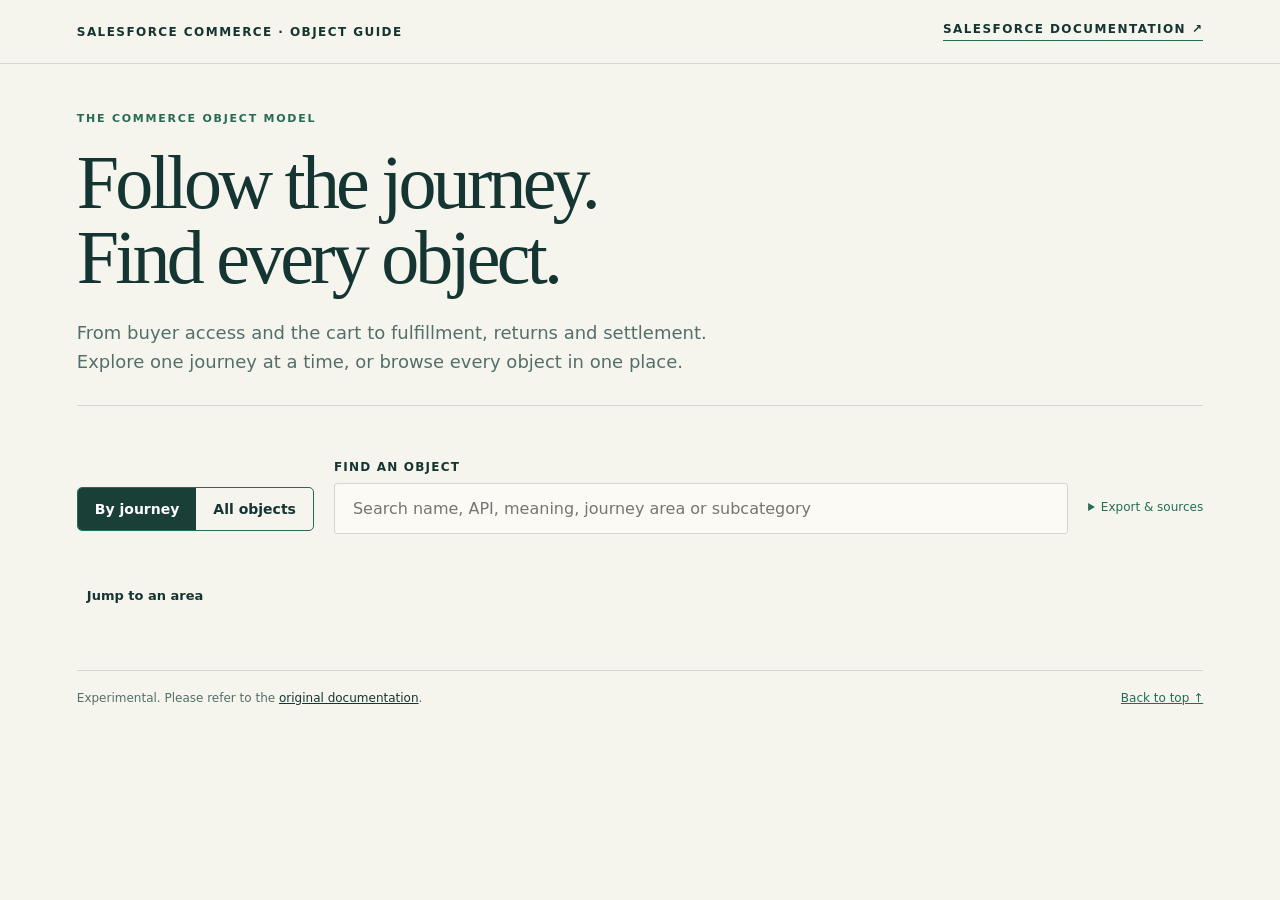
<file: index.html>
<!doctype html>
<html lang="en"><meta charset="utf-8"><title>B2B Commerce</title>
<meta http-equiv="refresh" content="0; url=DataModel/">
<a href="DataModel/">Open the Commerce object model guide</a></html>
</file>
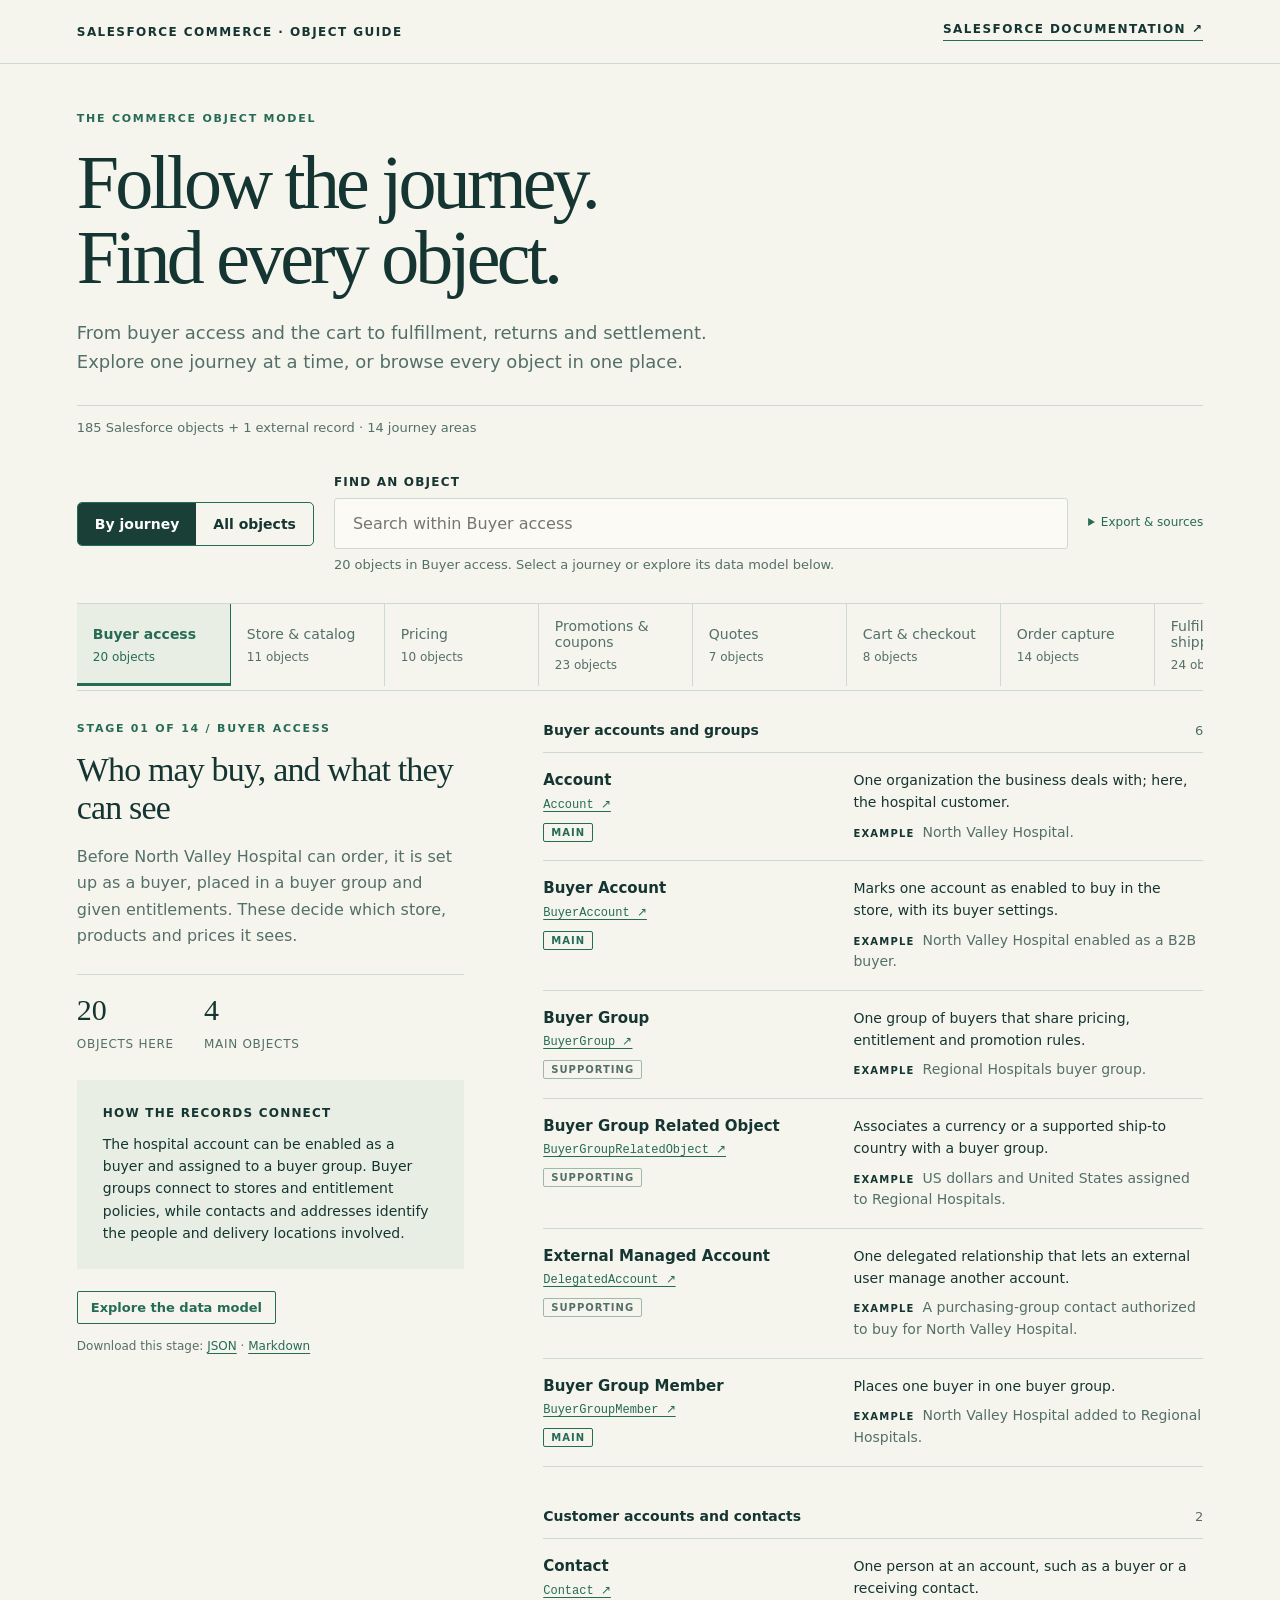
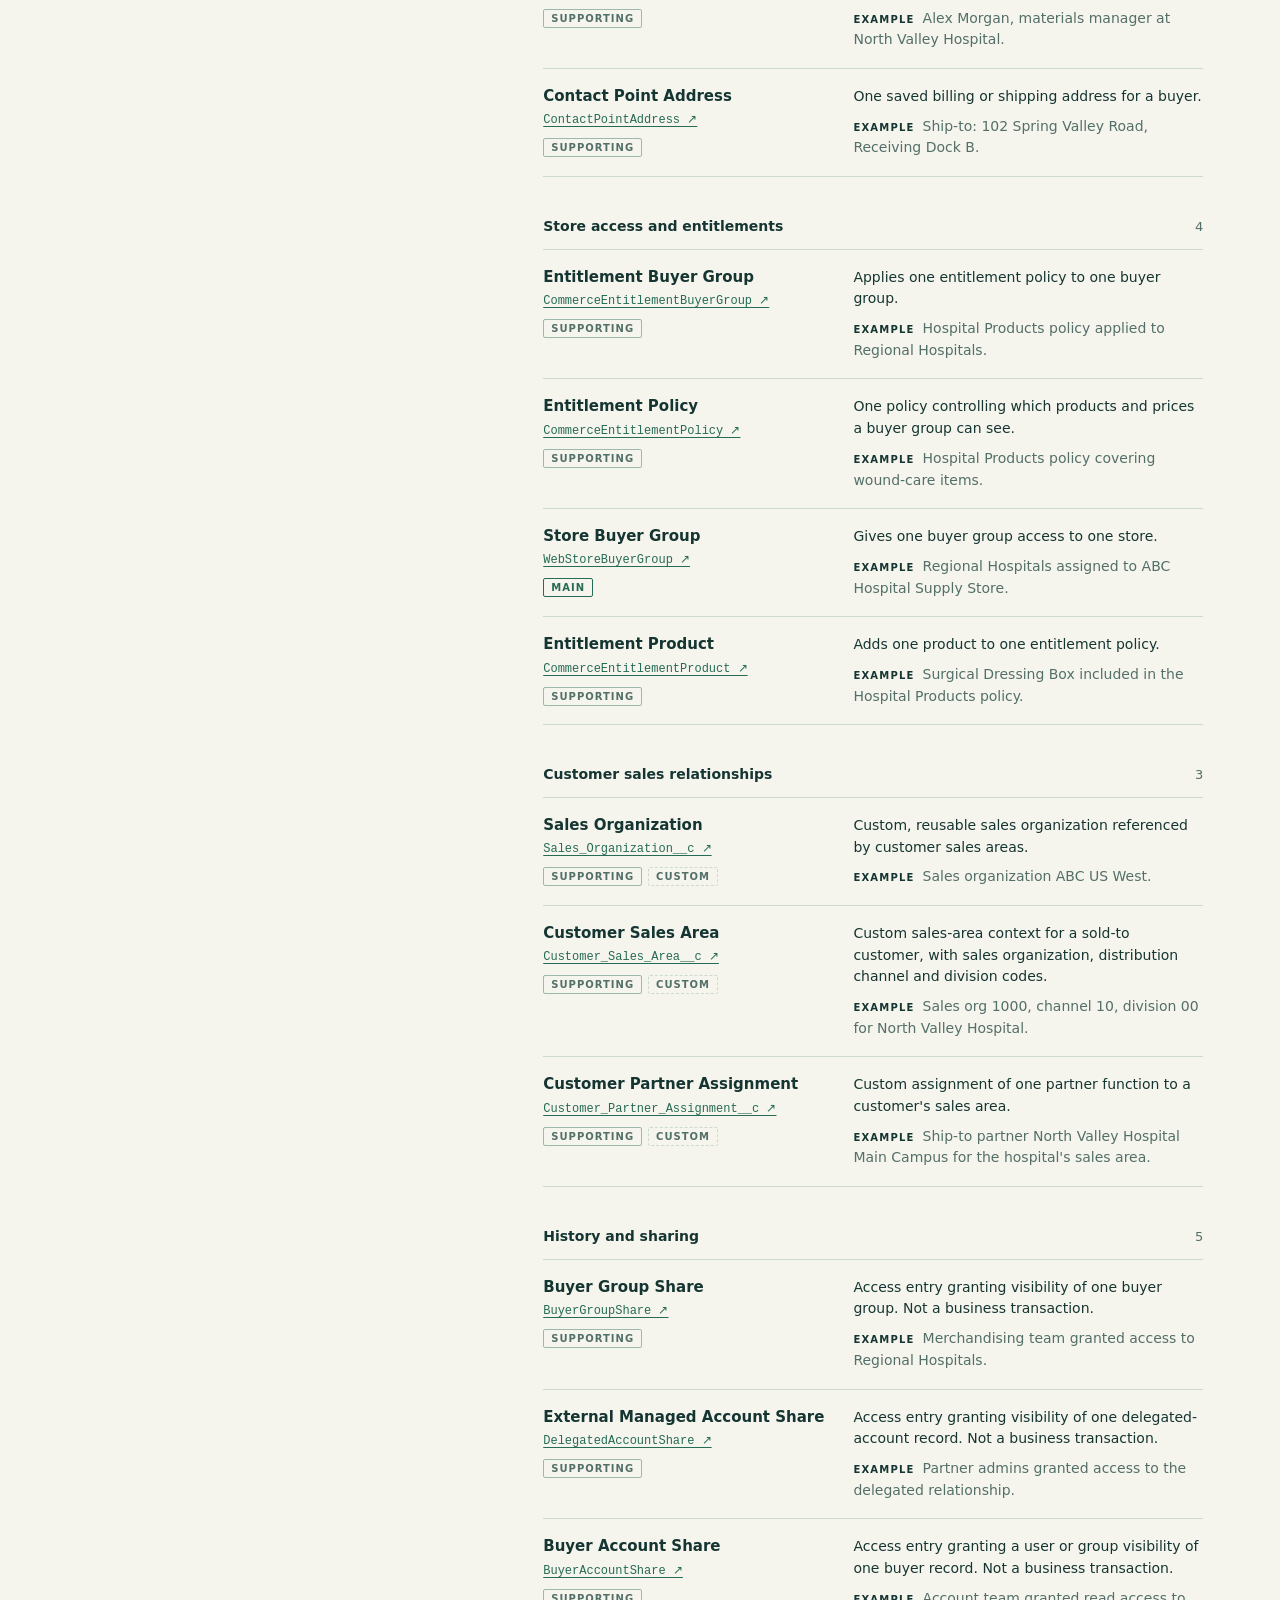
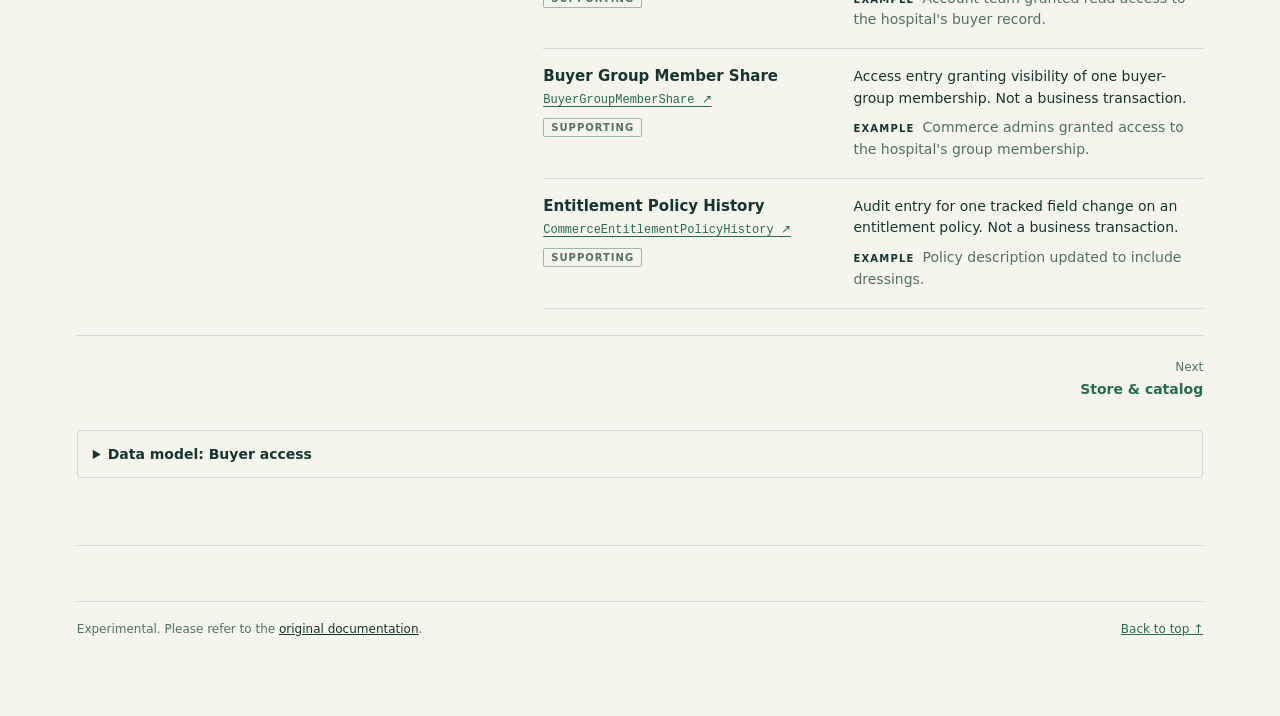
<file: DataModel/index.html>
<!doctype html><html lang="en"><head><meta charset="utf-8"><meta name="viewport" content="width=device-width, initial-scale=1"><title>Salesforce Commerce · Object journey</title><style>
:root{--ink:#153532;--muted:#536f69;--paper:#f6f5ed;--card:#fbfaf4;--line:#cddad1;--green:#266b56;--deep:#193f36;--lime:#d5e9a7;--orange:#c7764d;--soft:#e8eee4}
*{box-sizing:border-box}
html{scroll-padding-top:16px}
body{margin:0;background:var(--paper);color:var(--ink);font-family:system-ui,-apple-system,"Segoe UI",Roboto,sans-serif;-webkit-text-size-adjust:100%}
h1,h2,h3,h4,p{margin:0}
button,input{font:inherit;color:inherit}
.skip{position:absolute;left:-9999px;top:8px;background:var(--ink);color:#fff;padding:10px 14px;z-index:10}
.skip:focus{left:12px}
header{padding:22px 6%;border-bottom:1px solid var(--line);display:flex;justify-content:space-between;align-items:center;gap:16px;font-size:12px;font-weight:750;letter-spacing:.12em;text-transform:uppercase}
header a{color:var(--ink);text-decoration:none;border-bottom:1px solid var(--green);padding-bottom:4px;white-space:nowrap}
main{max-width:1400px;margin:auto;padding:0 6% 80px}
.intro{display:grid;grid-template-columns:1.4fr .6fr;gap:5rem;padding:72px 0 34px;align-items:end}
.eyebrow{font-size:11px;letter-spacing:.16em;font-weight:800;text-transform:uppercase;color:var(--green)}
h1{font-family:Georgia,"Times New Roman",serif;font-size:clamp(44px,6.6vw,92px);font-weight:400;line-height:.99;letter-spacing:-.05em;max-width:850px;margin:20px 0 24px}
.intro p{max-width:650px;color:var(--muted);font-size:18px;line-height:1.6}
.intro-note{border-left:2px solid var(--orange);padding-left:20px;font-size:14px;line-height:1.6;color:var(--muted)}
.intro-note strong{display:block;color:var(--ink);margin-bottom:7px}
.count{font-size:13px;color:var(--muted);border-top:1px solid var(--line);padding:14px 0;margin-bottom:26px;white-space:nowrap;overflow:hidden;text-overflow:ellipsis}
.count b{color:var(--ink);font-weight:700}
.story{background:var(--deep);color:#f6f8eb;border-radius:4px;padding:32px 36px;display:flex;justify-content:space-between;align-items:center;gap:25px}
.story .eyebrow{color:#b8d99e}
.story h2{font:400 clamp(26px,3vw,38px)/1.2 Georgia,serif;max-width:700px;margin-top:12px}
.boxes{display:flex;gap:10px;flex-shrink:0}
.box{width:76px;height:76px;border:1px solid #b5d4b2;display:grid;place-items:center;font-size:25px}
.box.returned{border-style:dashed;color:#b5d4b2}
.section-head{display:flex;justify-content:space-between;gap:20px;align-items:end;margin:65px 0 22px}
.section-head h2{font:400 38px/1.1 Georgia,serif;letter-spacing:-.03em;margin-top:9px}
.section-head p{font-size:14px;color:var(--muted);max-width:380px;line-height:1.5}
.finder{margin-bottom:26px}
.finder label{display:block;font-size:12px;font-weight:750;letter-spacing:.1em;text-transform:uppercase;margin-bottom:9px}
.search{display:flex;align-items:center;gap:8px;border:1px solid var(--line);background:var(--card);padding:5px 5px 5px 14px;border-radius:3px}
.search:focus-within{border-color:var(--green);box-shadow:0 0 0 3px rgba(38,107,86,.15)}
.search svg{flex-shrink:0;color:var(--muted)}
.search input{flex:1;min-width:0;border:0;background:transparent;font-size:16px;padding:10px 4px;outline:none}
.search input::-webkit-search-cancel-button{display:none}
.btn{border:1px solid var(--line);background:transparent;padding:8px 13px;border-radius:2px;cursor:pointer;font-size:13px;font-weight:650}
.btn:hover{border-color:var(--green);color:var(--green)}
.finder .hint{font-size:13px;color:var(--muted);margin-top:9px;line-height:1.5}
.status{font-size:13px;color:var(--muted);margin-top:9px;min-height:1.2em}
.results{border:1px solid var(--line);background:var(--card);padding:6px 22px 18px;margin-bottom:34px}
.results-head{display:flex;justify-content:space-between;align-items:center;gap:12px;padding:16px 0 12px;border-bottom:1px solid var(--line)}
.results-head h3{font:400 24px/1.2 Georgia,serif}
.empty{padding:26px 0 8px;color:var(--muted);font-size:15px;line-height:1.6}
.empty strong{display:block;color:var(--ink);font-size:17px;margin-bottom:6px;font-family:Georgia,serif;font-weight:400}
.empty .btn{margin-top:14px}
.steps-wrap{position:relative;border-top:1px solid var(--line);border-bottom:1px solid var(--line)}
.steps-wrap::before,.steps-wrap::after{content:"";position:absolute;top:0;bottom:0;width:36px;pointer-events:none;opacity:0;transition:opacity .2s;z-index:1}
.steps-wrap::before{left:0;background:linear-gradient(90deg,var(--paper),rgba(246,245,237,0))}
.steps-wrap::after{right:0;background:linear-gradient(270deg,var(--paper),rgba(246,245,237,0))}
.steps-wrap.more-left::before,.steps-wrap.more-right::after{opacity:1}
.steps{display:flex;overflow-x:auto;position:relative;scroll-snap-type:x proximity;scrollbar-width:thin;scrollbar-color:var(--line) transparent}
.step{flex:1 0 172px;cursor:pointer;text-align:left;border:0;border-right:1px solid var(--line);background:transparent;padding:19px 18px 20px;color:var(--muted);min-height:104px;scroll-snap-align:start}
.step:first-child{padding-left:0}
.step:last-child{border-right:0}
.step .num{display:block;font-size:11px;letter-spacing:.12em;margin-bottom:12px;text-transform:uppercase}
.step strong{display:block;font-size:15px;color:var(--ink);line-height:1.3}
.step .tally{display:block;font-size:12px;margin-top:8px}
.step:hover strong{color:var(--green)}
.step[aria-selected=true]{box-shadow:inset 0 -4px var(--green);color:var(--green)}
.step[aria-selected=true] strong{color:var(--green)}
button:focus-visible,summary:focus-visible,a:focus-visible,input:focus-visible{outline:3px solid var(--orange);outline-offset:3px}
.step:focus-visible{outline-offset:-3px}
[tabindex="-1"]:focus{outline:none}
.panel{display:grid;grid-template-columns:.8fr 1.2fr;gap:7%;padding:43px 0 18px}
.panel-aside{align-self:start;position:sticky;top:18px}
.panel h3{font:400 34px/1.1 Georgia,serif;letter-spacing:-.03em;margin:14px 0}
.panel-aside>p{line-height:1.65;color:var(--muted);max-width:470px}
.stats{display:flex;gap:26px;margin-top:22px;padding-top:18px;border-top:1px solid var(--line)}
.stats div{font-size:12px;color:var(--muted);letter-spacing:.06em;text-transform:uppercase}
.stats b{display:block;font:400 30px/1 Georgia,serif;color:var(--ink);letter-spacing:0;margin-bottom:6px}
.links{margin-top:28px;background:var(--soft);padding:22px 26px}
.links strong{font-size:12px;text-transform:uppercase;letter-spacing:.1em}
.links p{margin-top:9px;font-size:14px;line-height:1.6;color:var(--ink)}
details.tech{margin-top:22px;border-top:1px solid var(--line);padding-top:18px}
summary{cursor:pointer;font-weight:700;font-size:14px}
details.tech p{margin:13px 0;font-size:14px;line-height:1.6;color:var(--muted)}
.group+.group{margin-top:40px}
.group-head{display:flex;justify-content:space-between;align-items:baseline;gap:14px;padding-bottom:12px}
.group-head h4{font-size:12px;font-weight:800;letter-spacing:.12em;text-transform:uppercase}
.group-head span{font-size:13px;color:var(--muted)}
.group-head p{font-size:13px;color:var(--muted);line-height:1.5;margin-top:5px;text-transform:none;letter-spacing:0;font-weight:400}
.records{list-style:none;margin:0;padding:0;border-top:1px solid var(--line)}
.record{display:grid;grid-template-columns:1fr 1.25fr;gap:22px;border-bottom:1px solid var(--line);padding:17px 0}
.record.is-secondary .rec-name{color:var(--muted)}
.rec-name{font-size:15px;display:block;line-height:1.35}
.record code{display:block;color:var(--green);font-size:12px;margin-top:5px;overflow-wrap:anywhere;font-family:ui-monospace,SFMono-Regular,Menlo,Consolas,monospace}
.rec-body p{font-size:14px;line-height:1.55}
.rec-body .example{margin-top:8px;color:var(--muted)}
.rec-body .example .label{font-size:10px;font-weight:800;letter-spacing:.12em;text-transform:uppercase;color:var(--ink);margin-right:8px}
.rec-body .note{margin-top:8px;font-size:12.5px;color:var(--muted);border-left:2px solid var(--line);padding-left:10px}
.tags{display:flex;flex-wrap:wrap;gap:6px;margin-top:9px}
.tag{font-size:10px;font-weight:750;letter-spacing:.1em;text-transform:uppercase;padding:3px 7px;border:1px solid var(--line);border-radius:2px;color:var(--muted)}
.tag.core{border-color:var(--green);color:var(--green)}
.tag.supporting{border-color:#9fb8ad}
.tag.conditional{border-style:dashed;border-color:var(--orange);color:#9a5432}
.tag.review{background:#f3dfd2;border-color:#e3bba3;color:#86452a}
.tag.also{border-style:dashed}
.chips{display:flex;flex-wrap:wrap;gap:6px;margin-top:11px}
.chip{border:1px solid var(--line);background:transparent;padding:4px 10px;border-radius:999px;cursor:pointer;font-size:12px;line-height:1.4;text-align:left}
.chip .chip-kind{font-size:9.5px;font-weight:800;letter-spacing:.1em;text-transform:uppercase;color:var(--muted)}
.chip.primary{background:var(--lime);border-color:#b8d585}
.chip.primary .chip-kind{color:var(--green)}
.chip.also{border-style:dashed}
.chip:hover{border-color:var(--green)}
.chip[aria-current=true]{box-shadow:0 0 0 2px var(--green) inset}
.chip.static{cursor:default;color:var(--muted)}
mark{background:var(--lime);color:inherit;padding:0 1px}
.inventory{margin-top:60px;border-top:1px solid var(--line);padding-top:24px}
.inventory>summary{font:400 26px/1.25 Georgia,serif;font-weight:400;list-style-position:outside}
.inventory>summary .sub{display:block;font:13px/1.5 system-ui,-apple-system,sans-serif;color:var(--muted);margin-top:6px}
.inv-list{list-style:none;margin:22px 0 0;padding:0;border-top:1px solid var(--line)}
.inv-row{display:grid;grid-template-columns:minmax(0,.9fr) minmax(0,1.4fr);gap:20px;border-bottom:1px solid var(--line);padding:12px 0;align-items:start}
.inv-row .rec-name{font-size:14px}
.inv-row .chips{margin-top:0}
.notice{border:1px solid #e3bba3;background:#f7ebe2;padding:22px 26px;margin:30px 0;line-height:1.6}
footer{border-top:1px solid var(--line);margin-top:55px;padding-top:20px;display:flex;justify-content:space-between;gap:20px;color:var(--muted);font-size:12px}
footer a{color:var(--ink)}
@media(max-width:900px){.panel{grid-template-columns:1fr;gap:34px}.panel-aside{position:static}}
@media(max-width:750px){
.intro{grid-template-columns:1fr;gap:28px;padding-top:50px}
.intro-note{max-width:520px}
.count{white-space:normal}
.story{align-items:start;padding:26px}
.boxes{display:none}
.section-head{display:block;margin-top:50px}
.section-head p{margin-top:15px}
.step{flex:0 0 156px}
.record,.inv-row{grid-template-columns:1fr;gap:8px}
.results{padding:4px 16px 14px}
footer{flex-wrap:wrap}
}
@media(prefers-reduced-motion:reduce){*{scroll-behavior:auto!important;transition:none!important}}

[hidden]{display:none!important}.intro{display:block;padding:48px 0 28px}.intro h1{font-size:clamp(44px,6vw,76px)}
.tools{display:flex;gap:8px;flex-wrap:wrap;align-items:center;margin:18px 0}.tools a{color:var(--green);font-size:13px}.workspace{display:grid;grid-template-columns:185px minmax(0,1fr);gap:40px;margin-top:30px}.directory{position:sticky;top:20px;align-self:start;max-height:90vh;overflow:auto}.directory a{display:flex;justify-content:space-between;gap:10px;text-decoration:none;color:var(--muted);padding:9px 10px;font-size:13px;border-left:2px solid transparent}.directory a:hover,.directory a:focus{color:var(--green);border-color:var(--green);background:var(--soft)}.directory strong{display:block;font-size:13px;margin:0 0 12px 10px}.area{scroll-margin-top:20px;padding:0 0 45px;margin-bottom:45px;border-bottom:1px solid var(--line)}.area h2{font:400 36px/1.15 Georgia,serif;margin-bottom:12px}.area .area-story{font-size:16px;line-height:1.65;max-width:70ch;color:var(--muted)}.area .connections{font-size:14px;line-height:1.65;border-left:2px solid var(--green);padding:0 0 0 16px;margin:20px 0;max-width:75ch}.area .connections strong{display:block;margin-bottom:5px}.area-label{font-size:13px;color:var(--green);margin-bottom:10px}.group{margin-top:30px}.group-head h3{font-size:17px;font-weight:650}.record{grid-template-columns:minmax(150px,.8fr) minmax(0,1.4fr)}.record a{color:var(--green);text-underline-offset:3px;overflow-wrap:anywhere}.api-link{display:inline-block;margin-top:5px;font:12px/1.5 ui-monospace,monospace}.notice{margin:15px 0}.map-details{margin:22px 0;border:1px solid var(--line);border-radius:4px;padding:15px}.map-details summary{font-size:14px}.map-shell{margin-top:12px}.map-toolbar{display:flex;gap:8px;align-items:center;flex-wrap:wrap;margin-bottom:10px}.map-toolbar p{font-size:12px;color:var(--muted)}.map-scroll{overflow:auto;background:var(--card);border:1px solid var(--line);max-height:560px}.map-svg{display:block;min-width:700px}.map-node{cursor:pointer}.map-node rect{fill:var(--paper);stroke:var(--green);stroke-width:1.2}.map-node text{fill:var(--ink);font:12px system-ui}.map-node:focus rect{stroke:var(--orange);stroke-width:3}.map-node.selected rect{fill:var(--lime);stroke-width:2.5}.map-edge{stroke:#91aa9e;stroke-width:1.4;fill:none}.map-edge.selected{stroke:var(--green);stroke-width:2.5}.map-faded{opacity:.15}.map-caption{font-size:12px;line-height:1.5;color:var(--muted);margin-top:10px}.json-dialog{width:min(900px,90vw);max-height:85vh;border:1px solid var(--line);background:var(--paper);padding:24px;color:var(--ink)}.json-dialog::backdrop{background:#15353288}.json-dialog pre{overflow:auto;max-height:60vh;font-size:12px;white-space:pre-wrap;overflow-wrap:anywhere}.json-dialog .tools{justify-content:space-between}.record .note{display:none}.empty{padding:20px 0}.back-top{font-size:12px;color:var(--green)}
@media(max-width:900px){.workspace{grid-template-columns:1fr;gap:24px}.directory{position:static;max-height:none;display:flex;flex-wrap:wrap;gap:4px}.directory strong{width:100%}.directory a{border:1px solid var(--line);border-radius:3px;padding:7px 10px}.area h2{font-size:30px}}
@media(max-width:600px){main{padding:0 5% 40px}.record{grid-template-columns:1fr;gap:9px}.area{margin-bottom:30px}.tools .btn{padding:9px}.map-details{padding:10px}}

.view-switch{display:inline-flex;border:1px solid var(--green);border-radius:5px;overflow:hidden;margin:0 0 24px}.view-switch button{border:0;padding:11px 22px;background:transparent;cursor:pointer;font-size:14px;font-weight:650}.view-switch button[aria-pressed=true]{background:var(--deep);color:white}.directory a[aria-current=true]{background:var(--soft);color:var(--green);border-color:var(--green);font-weight:650}
body[data-view=journey] .workspace{display:block}body[data-view=journey] .directory{position:static;max-height:none;display:grid;grid-template-columns:repeat(7,minmax(0,1fr));gap:6px;margin-bottom:30px;overflow:visible}body[data-view=journey] .directory strong{grid-column:1/-1;margin-left:0}body[data-view=journey] .directory a{border:1px solid var(--line);border-radius:4px;min-height:62px;align-items:center;padding:10px}body[data-view=journey] .directory a[aria-current=true]{border-color:var(--green);box-shadow:inset 0 -3px var(--green)}
@media(max-width:1100px){body[data-view=journey] .directory{grid-template-columns:repeat(4,minmax(0,1fr))}}@media(max-width:600px){body[data-view=journey] .directory{grid-template-columns:repeat(2,minmax(0,1fr))}}

/* Restore the narrative-led journey layout; diagrams remain part of each section. */
.journey-panel{display:grid;grid-template-columns:minmax(250px,.74fr) minmax(0,1.26fr);gap:7%;align-items:start}
.journey-story{position:sticky;top:24px;align-self:start}
.journey-story .area-label{font-size:11px;line-height:1.5;letter-spacing:.16em;text-transform:uppercase;font-weight:750;margin-bottom:14px}
.journey-story h2{font-size:34px;line-height:1.1;letter-spacing:-.025em;margin-bottom:18px}
.journey-story .area-story{font-size:16px;line-height:1.65}
.journey-tally{border-top:1px solid var(--line);padding-top:20px;margin-top:24px;color:var(--muted)}
.journey-tally strong{display:block;font:400 30px/1 Georgia,serif;color:var(--ink);margin-bottom:8px}
.journey-tally span{font-size:12px;text-transform:uppercase;letter-spacing:.06em}
.journey-story .connections{background:var(--soft);border:0;padding:24px 26px;margin:28px 0 22px;max-width:none;font-size:14px;line-height:1.6}
.journey-story .connections strong{font-size:12px;text-transform:uppercase;letter-spacing:.1em;margin-bottom:10px}
.journey-story .tools{gap:6px;margin-top:12px}.journey-story .tools .btn{font-size:11px;font-weight:500;padding:7px 9px}
.model-jump{border-color:var(--green);color:var(--green);font-weight:650}
.journey-objects .group:first-of-type{margin-top:0}.journey-objects .group-head h3{font-size:14px;line-height:1.4}
.journey-objects .record{grid-template-columns:minmax(0,.9fr) minmax(0,1.1fr);gap:24px}
.area>.map-details{margin-top:32px;scroll-margin-top:20px}
body[data-view=all] .journey-panel{grid-template-columns:minmax(220px,.74fr) minmax(0,1.26fr);gap:5%}
@media(max-width:1200px){body[data-view=all] .journey-panel{grid-template-columns:1fr;gap:28px}body[data-view=all] .journey-story{position:static}}
@media(max-width:760px){.journey-panel{grid-template-columns:1fr;gap:30px}.journey-story{position:static}.journey-story h2{font-size:32px}.journey-story .connections{padding:20px 22px}}
@media(max-width:520px){.journey-objects .record{grid-template-columns:1fr;gap:8px}}

/* Targeted refinements from the bounded Claude review. */
.journey-tally{display:flex;gap:30px}.section-export{font-size:12px;color:var(--muted);margin-top:12px;line-height:1.7}
.text-link{border:0;background:none;color:var(--green);font:inherit;text-decoration:underline;text-underline-offset:3px;padding:0;cursor:pointer}.tag.custom{border-style:dashed}
.stage-pager{display:flex;justify-content:space-between;gap:20px;padding-top:24px;margin-top:26px;border-top:1px solid var(--line)}.stage-pager a{display:block;color:var(--green);text-decoration:none;max-width:48%}.stage-pager span{display:block;font-size:12px;color:var(--muted);margin-bottom:5px}.stage-pager strong{font-size:14px}.stage-pager .next-stage{margin-left:auto;text-align:right}.back-objects{display:block;font-size:12px;margin:14px 0 0}
body[data-view=journey] .directory{display:flex;flex-wrap:nowrap;overflow-x:auto;gap:0;border-top:1px solid var(--line);border-bottom:1px solid var(--line);scrollbar-width:thin;scroll-padding:12px;padding-bottom:4px}
body[data-view=journey] .directory strong{display:none}
body[data-view=journey] .directory a{flex:0 0 154px;min-height:82px;align-items:flex-start;justify-content:center;flex-direction:column;gap:8px;border:0;border-right:1px solid var(--line);border-radius:0;padding:14px 16px;font-size:14px}
body[data-view=journey] .directory a>span:last-child{font-size:12px;font-weight:400}body[data-view=journey] .directory a>span:last-child::after{content:' objects'}
.controls{display:grid;grid-template-columns:auto minmax(220px,1fr) auto;gap:20px;align-items:start;margin:0 0 26px}.controls .view-switch{margin:27px 0 0;white-space:nowrap}.controls .view-switch button{padding:13px 17px}.controls .finder{margin:0}.controls .finder .status{margin-top:8px}
.export-menu{position:relative;margin-top:28px;font-size:12px}.export-menu>summary{font-size:12px;padding:12px 0;white-space:nowrap;font-weight:500;color:var(--green)}.export-menu .tools{position:absolute;right:0;top:32px;z-index:5;width:210px;padding:14px;border:1px solid var(--line);background:var(--paper);box-shadow:0 6px 15px #15353215}.export-menu .tools .btn{display:block;width:100%;text-align:left;font-size:12px}
@media(max-width:900px){.controls{grid-template-columns:1fr auto;gap:14px}.controls .view-switch{margin:0;justify-self:start}.controls .finder{grid-row:2;grid-column:1/-1}.controls .export-menu{grid-row:1;grid-column:2;margin:0}}
</style><link rel="stylesheet" href="erd.css"></head><body><a class="skip" href="#catalogue">Skip to objects</a><header><span>Salesforce Commerce · Object guide</span><a href="https://developer.salesforce.com/docs/platform/object-reference/references/standard-objects/sforce-api-objects-list.html" target="_blank" rel="noopener noreferrer">Salesforce documentation ↗</a></header>
<main id="top"><section class="intro"><div class="eyebrow">The commerce object model</div><h1>Follow the journey.<br>Find every object.</h1><p>From buyer access and the cart to fulfillment, returns and settlement. Explore one journey at a time, or browse every object in one place.</p></section>

<p class="count" id="count"></p><div class="controls"><div class="view-switch" role="group" aria-label="Object viewing mode"><button id="view-journey" aria-pressed="true">By journey</button><button id="view-all" aria-pressed="false">All objects</button></div><div class="finder"><label for="q">Find an object</label><div class="search"><input id="q" type="search" placeholder="Search name, API, meaning, journey area or subcategory" autocomplete="off"><button class="btn" id="clear-search" hidden>Clear</button></div><p class="status" id="status" role="status" aria-live="polite"></p></div>
<details class="export-menu"><summary>Export & sources</summary><div class="tools"><button class="btn" id="copy-json">Copy JSON</button><button class="btn" id="view-json">View JSON</button><button class="btn" id="download-json">Download JSON</button><button class="btn" id="download-markdown">Download Markdown</button><a href="https://docs.google.com/spreadsheets/d/1nXyqEq3NlDQK2LpGr0ly8qZCiu3MxmEpOkMoc2DyYOo/edit" target="_blank" rel="noopener noreferrer">Source workbook ↗</a></div></details></div><div class="workspace"><nav class="directory" id="directory" aria-label="Jump to journey area"><strong>Jump to an area</strong></nav><div id="catalogue"></div></div><p id="no-results" class="empty" hidden>No matching objects. Try a different term.</p>
<footer><span>Experimental. Please refer to the <a href="https://developer.salesforce.com/docs/platform/object-reference/references/standard-objects/sforce-api-objects-list.html" target="_blank" rel="noopener noreferrer">original documentation</a>.</span><a class="back-top" href="#top">Back to top ↑</a></footer></main>
<dialog class="json-dialog" id="json-dialog"><div class="tools"><strong>Workbook data · JSON</strong><button class="btn" id="close-json">Close</button></div><pre id="json-content"></pre></dialog>
<script src="journey-data.js"></script><script src="vendor/elk.bundled.js"></script><script src="diagram-layouts.js"></script><script src="erd.js"></script><script src="journey-export.js"></script><script src="journey-page.js"></script></body></html>
</file>
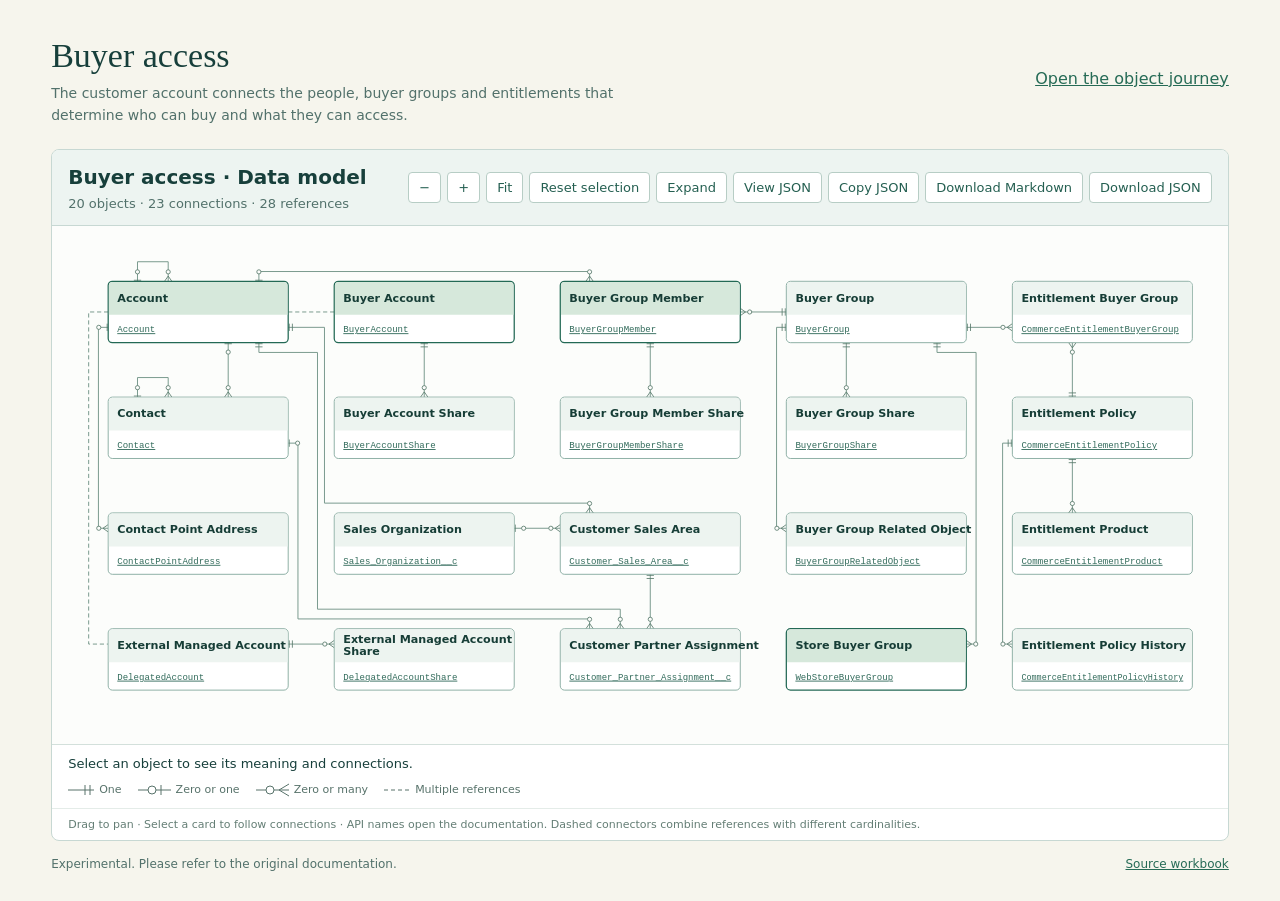
<file: Data Model/buyer-access-erd.html>
<!doctype html>
<html lang="en"><head><meta charset="utf-8"><meta name="viewport" content="width=device-width,initial-scale=1"><title>Buyer access · Object model sample</title><link rel="stylesheet" href="erd.css"></head>
<body class="sample-page"><main class="sample-main"><div class="sample-top"><div><h1>Buyer access</h1><p>The customer account connects the people, buyer groups and entitlements that determine who can buy and what they can access.</p></div><a href="index.html#area-access">Open the object journey</a></div><div id="sample-erd"></div><footer class="sample-footer"><span>Experimental. Please refer to the original documentation.</span><a href="https://docs.google.com/spreadsheets/d/1nXyqEq3NlDQK2LpGr0ly8qZCiu3MxmEpOkMoc2DyYOo/edit?gid=804611334#gid=804611334" target="_blank" rel="noopener">Source workbook</a></footer></main><script src="journey-data.js"></script><script src="vendor/elk.bundled.js"></script><script src="diagram-layouts.js"></script><script src="erd.js"></script><script src="journey-export.js"></script><script>window.sampleReady=renderJourneyERD('access',document.getElementById('sample-erd'));</script></body></html>
</file>
<file: DataModel/erd.css>
.erd{background:#fff;border:1px solid #c7d8d3;border-radius:8px;overflow:hidden;color:#173f3b;font-family:system-ui,sans-serif}
.erd-head{padding:20px 24px;background:#edf4f1;border-bottom:1px solid #c7d8d3;display:flex;justify-content:space-between;gap:16px;align-items:center;flex-wrap:wrap}
.erd-head h3{font:600 20px/1.3 system-ui,sans-serif;margin:0}.erd-head p{font-size:13px;color:#52716b;margin:6px 0 0}.erd-tools{display:flex;align-items:center;gap:6px;flex-wrap:wrap}.erd button,.erd-tools a{font:13px system-ui,sans-serif;border:1px solid #b7cdc5;background:#fff;color:#245f51;border-radius:4px;padding:7px 10px;cursor:pointer;text-decoration:none}.erd button:hover{background:#e5f0eb}.erd button:focus-visible,.erd a:focus-visible{outline:3px solid #b6763c;outline-offset:2px}
.erd-viewport{height:600px;overflow:hidden;position:relative;touch-action:none;cursor:grab;background:#fcfdfb;background-image:radial-gradient(#d9e4df .65px,transparent .65px);background-size:18px 18px}.erd-viewport.dragging{cursor:grabbing}.erd-svg{width:100%;height:100%;display:block;user-select:none}.erd-node{cursor:pointer;outline:none}.erd-card{fill:#fff;stroke:#80a69a;stroke-width:1.25}.erd-node.main .erd-card{stroke:#236955;stroke-width:1.8}.erd-node .erd-card-header{fill:#edf4f0}.erd-node.main .erd-card-header{fill:#d6e8db}.erd-node .erd-name{font:600 16px system-ui,sans-serif;fill:#163d36}.erd-node .erd-api{font:13px ui-monospace,SFMono-Regular,monospace;fill:#326b5b;text-decoration:underline;text-underline-offset:3px}.erd-node .erd-role{font:11px system-ui,sans-serif;fill:#547369}.erd-node.selected .erd-card,.erd-node:focus .erd-card{stroke:#b47838;stroke-width:3}.erd-node.selected .erd-card-header{fill:#efdfc6}.erd-node.dim{opacity:.18}.erd-edge{fill:none;stroke:#78998d;stroke-width:1.4}.erd-edge.selected{stroke:#21634e;stroke-width:2.5}.erd-connection.dim{opacity:.1}.erd-edge-label{font:11px system-ui,sans-serif;fill:#58776b;paint-order:stroke;stroke:#fcfdfb;stroke-width:5px;stroke-linejoin:round}
.erd-bottom{display:grid;grid-template-columns:1fr auto;gap:20px;padding:15px 24px;border-top:1px solid #d3e0db;align-items:center}.erd-context{font-size:13px;line-height:1.6;min-height:42px}.erd-context strong{display:block}.erd-legend{font-size:11px;color:#58736b;display:flex;flex-wrap:wrap;gap:12px;align-items:center}.erd-legend span{white-space:nowrap}.erd-legend svg{vertical-align:middle;margin-right:4px}.erd-hint{padding:10px 24px;color:#647e75;font-size:11px;border-top:1px solid #e4ece8}.erd:fullscreen{display:flex;flex-direction:column;background:#fff}.erd:fullscreen .erd-viewport{flex:1;height:auto}.erd .erd-status{padding:30px}.sample-page{margin:0;background:#f6f5ed;color:#173f3b;font-family:system-ui,sans-serif}.sample-main{max-width:1600px;padding:30px 4%;margin:auto}.sample-top{display:flex;justify-content:space-between;align-items:center;gap:20px;margin-bottom:22px}.sample-top h1{font:400 34px Georgia,serif;margin:7px 0}.sample-top p{font-size:14px;color:#52716b;margin:0;max-width:65ch;line-height:1.6}.sample-top a,.sample-footer a{color:#266b56}.sample-footer{display:flex;justify-content:space-between;gap:20px;font-size:12px;margin-top:16px;color:#52716b}.sample-page .erd-viewport{height:calc(100vh - 410px);min-height:380px}.erd-json{width:min(850px,90vw);max-height:85vh;border:1px solid #80a69a;padding:24px;border-radius:6px}.erd-json pre{max-height:60vh;overflow:auto;white-space:pre-wrap;font:12px monospace}.erd-json::backdrop{background:#173f3b88}
@media(max-width:650px){.erd-head,.erd-bottom{padding:14px}.erd-bottom{grid-template-columns:1fr;gap:10px}.erd-viewport{height:500px}.sample-main{padding:20px 3%}.sample-top{display:block}.sample-top h1{font-size:29px}.sample-top a{display:inline-block;margin-top:10px}.sample-footer{display:block}.sample-page .erd-viewport{height:480px}}

/* Fit the canvas to the model instead of centering it in a fixed tall frame. */
.erd-viewport{width:100%;height:auto;min-height:0;aspect-ratio:auto}
.sample-page .erd-viewport{height:auto;min-height:0}
.erd-bottom{grid-template-columns:1fr;padding:10px 16px;gap:8px;align-items:start}
.erd-context{min-height:0;line-height:1.45}
.erd-legend{gap:8px 16px}
.erd-head{padding:14px 16px;gap:12px}
.erd-hint{padding:8px 16px;line-height:1.4}
.erd:fullscreen .erd-viewport{height:auto!important;aspect-ratio:auto}
</file>
<file: Data Model/erd.css>
.erd{background:#fff;border:1px solid #c7d8d3;border-radius:8px;overflow:hidden;color:#173f3b;font-family:system-ui,sans-serif}
.erd-head{padding:20px 24px;background:#edf4f1;border-bottom:1px solid #c7d8d3;display:flex;justify-content:space-between;gap:16px;align-items:center;flex-wrap:wrap}
.erd-head h3{font:600 20px/1.3 system-ui,sans-serif;margin:0}.erd-head p{font-size:13px;color:#52716b;margin:6px 0 0}.erd-tools{display:flex;align-items:center;gap:6px;flex-wrap:wrap}.erd button,.erd-tools a{font:13px system-ui,sans-serif;border:1px solid #b7cdc5;background:#fff;color:#245f51;border-radius:4px;padding:7px 10px;cursor:pointer;text-decoration:none}.erd button:hover{background:#e5f0eb}.erd button:focus-visible,.erd a:focus-visible{outline:3px solid #b6763c;outline-offset:2px}
.erd-viewport{height:600px;overflow:hidden;position:relative;touch-action:none;cursor:grab;background:#fcfdfb;background-image:radial-gradient(#d9e4df .65px,transparent .65px);background-size:18px 18px}.erd-viewport.dragging{cursor:grabbing}.erd-svg{width:100%;height:100%;display:block;user-select:none}.erd-node{cursor:pointer;outline:none}.erd-card{fill:#fff;stroke:#80a69a;stroke-width:1.25}.erd-node.main .erd-card{stroke:#236955;stroke-width:1.8}.erd-node .erd-card-header{fill:#edf4f0}.erd-node.main .erd-card-header{fill:#d6e8db}.erd-node .erd-name{font:600 16px system-ui,sans-serif;fill:#163d36}.erd-node .erd-api{font:13px ui-monospace,SFMono-Regular,monospace;fill:#326b5b;text-decoration:underline;text-underline-offset:3px}.erd-node .erd-role{font:11px system-ui,sans-serif;fill:#547369}.erd-node.selected .erd-card,.erd-node:focus .erd-card{stroke:#b47838;stroke-width:3}.erd-node.selected .erd-card-header{fill:#efdfc6}.erd-node.dim{opacity:.18}.erd-edge{fill:none;stroke:#78998d;stroke-width:1.4}.erd-edge.selected{stroke:#21634e;stroke-width:2.5}.erd-connection.dim{opacity:.1}.erd-edge-label{font:11px system-ui,sans-serif;fill:#58776b;paint-order:stroke;stroke:#fcfdfb;stroke-width:5px;stroke-linejoin:round}
.erd-bottom{display:grid;grid-template-columns:1fr auto;gap:20px;padding:15px 24px;border-top:1px solid #d3e0db;align-items:center}.erd-context{font-size:13px;line-height:1.6;min-height:42px}.erd-context strong{display:block}.erd-legend{font-size:11px;color:#58736b;display:flex;flex-wrap:wrap;gap:12px;align-items:center}.erd-legend span{white-space:nowrap}.erd-legend svg{vertical-align:middle;margin-right:4px}.erd-hint{padding:10px 24px;color:#647e75;font-size:11px;border-top:1px solid #e4ece8}.erd:fullscreen{display:flex;flex-direction:column;background:#fff}.erd:fullscreen .erd-viewport{flex:1;height:auto}.erd .erd-status{padding:30px}.sample-page{margin:0;background:#f6f5ed;color:#173f3b;font-family:system-ui,sans-serif}.sample-main{max-width:1600px;padding:30px 4%;margin:auto}.sample-top{display:flex;justify-content:space-between;align-items:center;gap:20px;margin-bottom:22px}.sample-top h1{font:400 34px Georgia,serif;margin:7px 0}.sample-top p{font-size:14px;color:#52716b;margin:0;max-width:65ch;line-height:1.6}.sample-top a,.sample-footer a{color:#266b56}.sample-footer{display:flex;justify-content:space-between;gap:20px;font-size:12px;margin-top:16px;color:#52716b}.sample-page .erd-viewport{height:calc(100vh - 410px);min-height:380px}.erd-json{width:min(850px,90vw);max-height:85vh;border:1px solid #80a69a;padding:24px;border-radius:6px}.erd-json pre{max-height:60vh;overflow:auto;white-space:pre-wrap;font:12px monospace}.erd-json::backdrop{background:#173f3b88}
@media(max-width:650px){.erd-head,.erd-bottom{padding:14px}.erd-bottom{grid-template-columns:1fr;gap:10px}.erd-viewport{height:500px}.sample-main{padding:20px 3%}.sample-top{display:block}.sample-top h1{font-size:29px}.sample-top a{display:inline-block;margin-top:10px}.sample-footer{display:block}.sample-page .erd-viewport{height:480px}}

/* Fit the canvas to the model instead of centering it in a fixed tall frame. */
.erd-viewport{width:100%;height:auto;min-height:0;aspect-ratio:auto}
.sample-page .erd-viewport{height:auto;min-height:0}
.erd-bottom{grid-template-columns:1fr;padding:10px 16px;gap:8px;align-items:start}
.erd-context{min-height:0;line-height:1.45}
.erd-legend{gap:8px 16px}
.erd-head{padding:14px 16px;gap:12px}
.erd-hint{padding:8px 16px;line-height:1.4}
.erd:fullscreen .erd-viewport{height:auto!important;aspect-ratio:auto}
</file>
